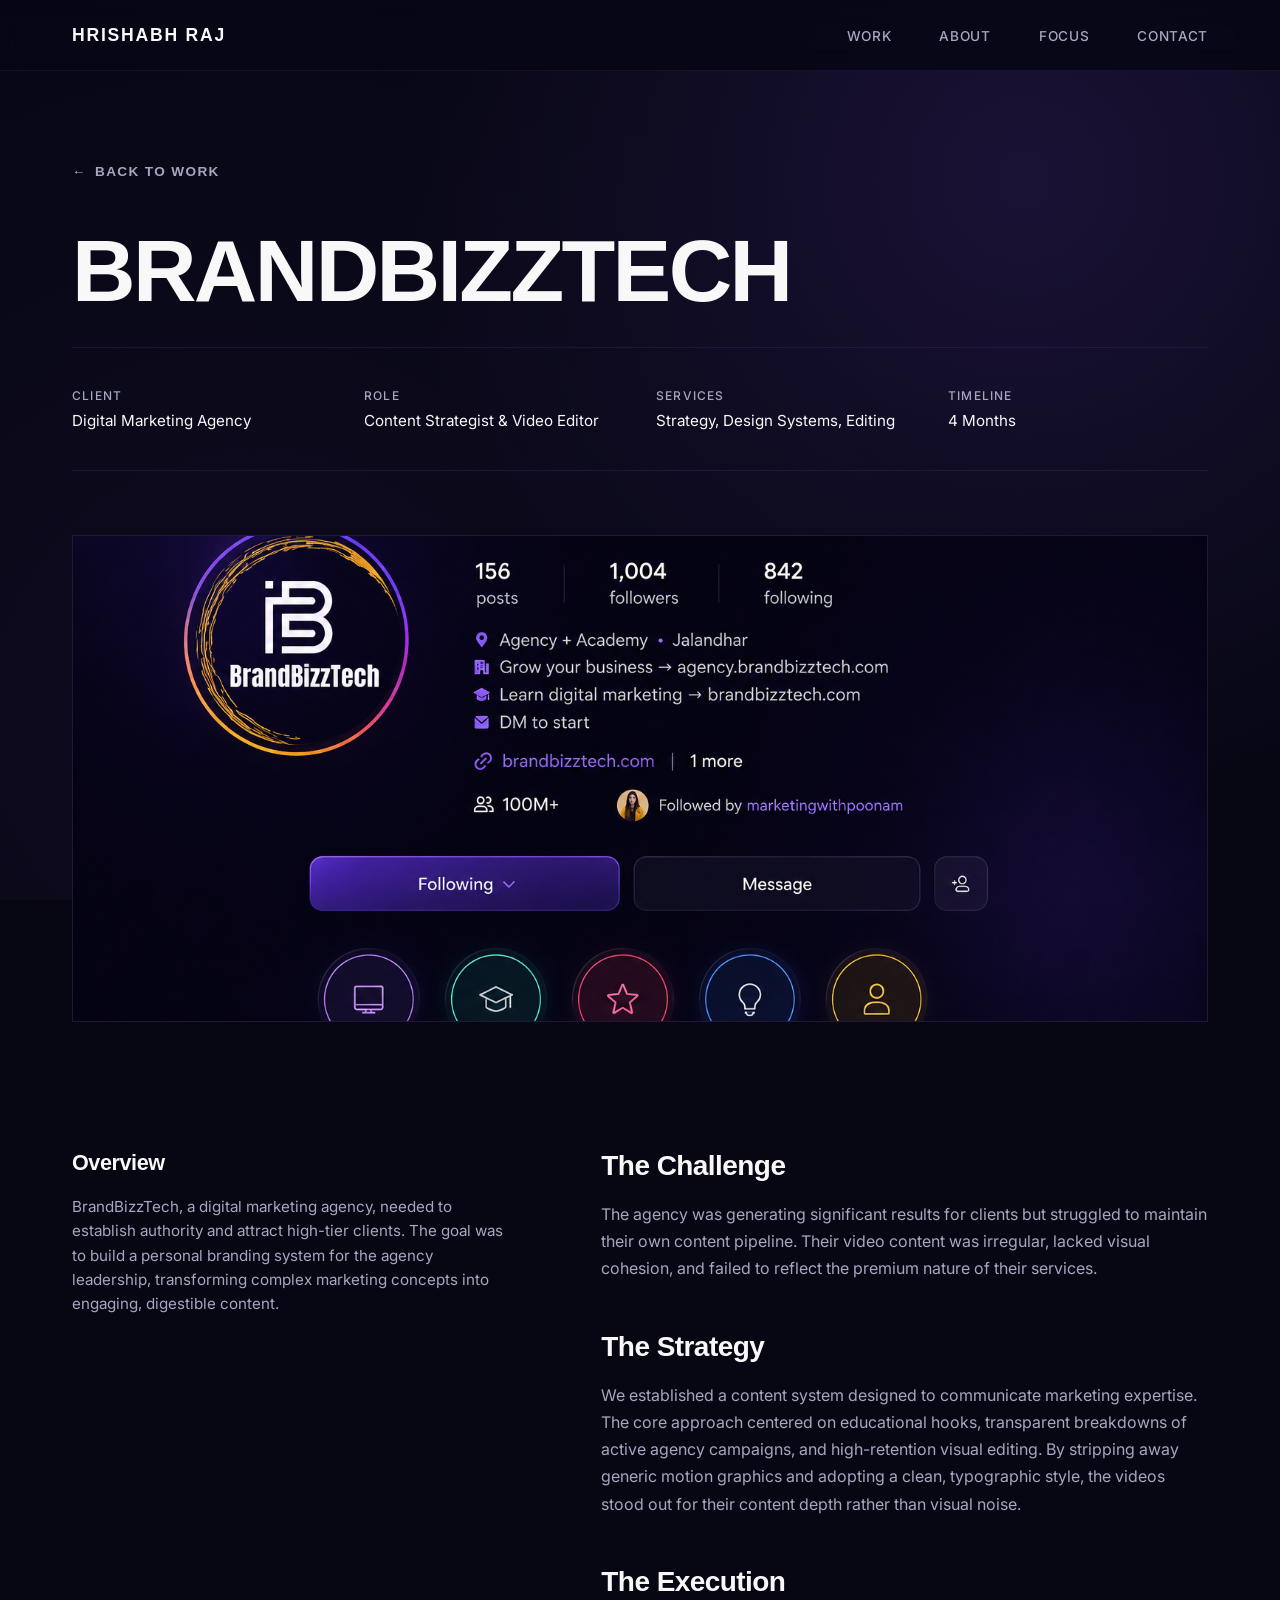
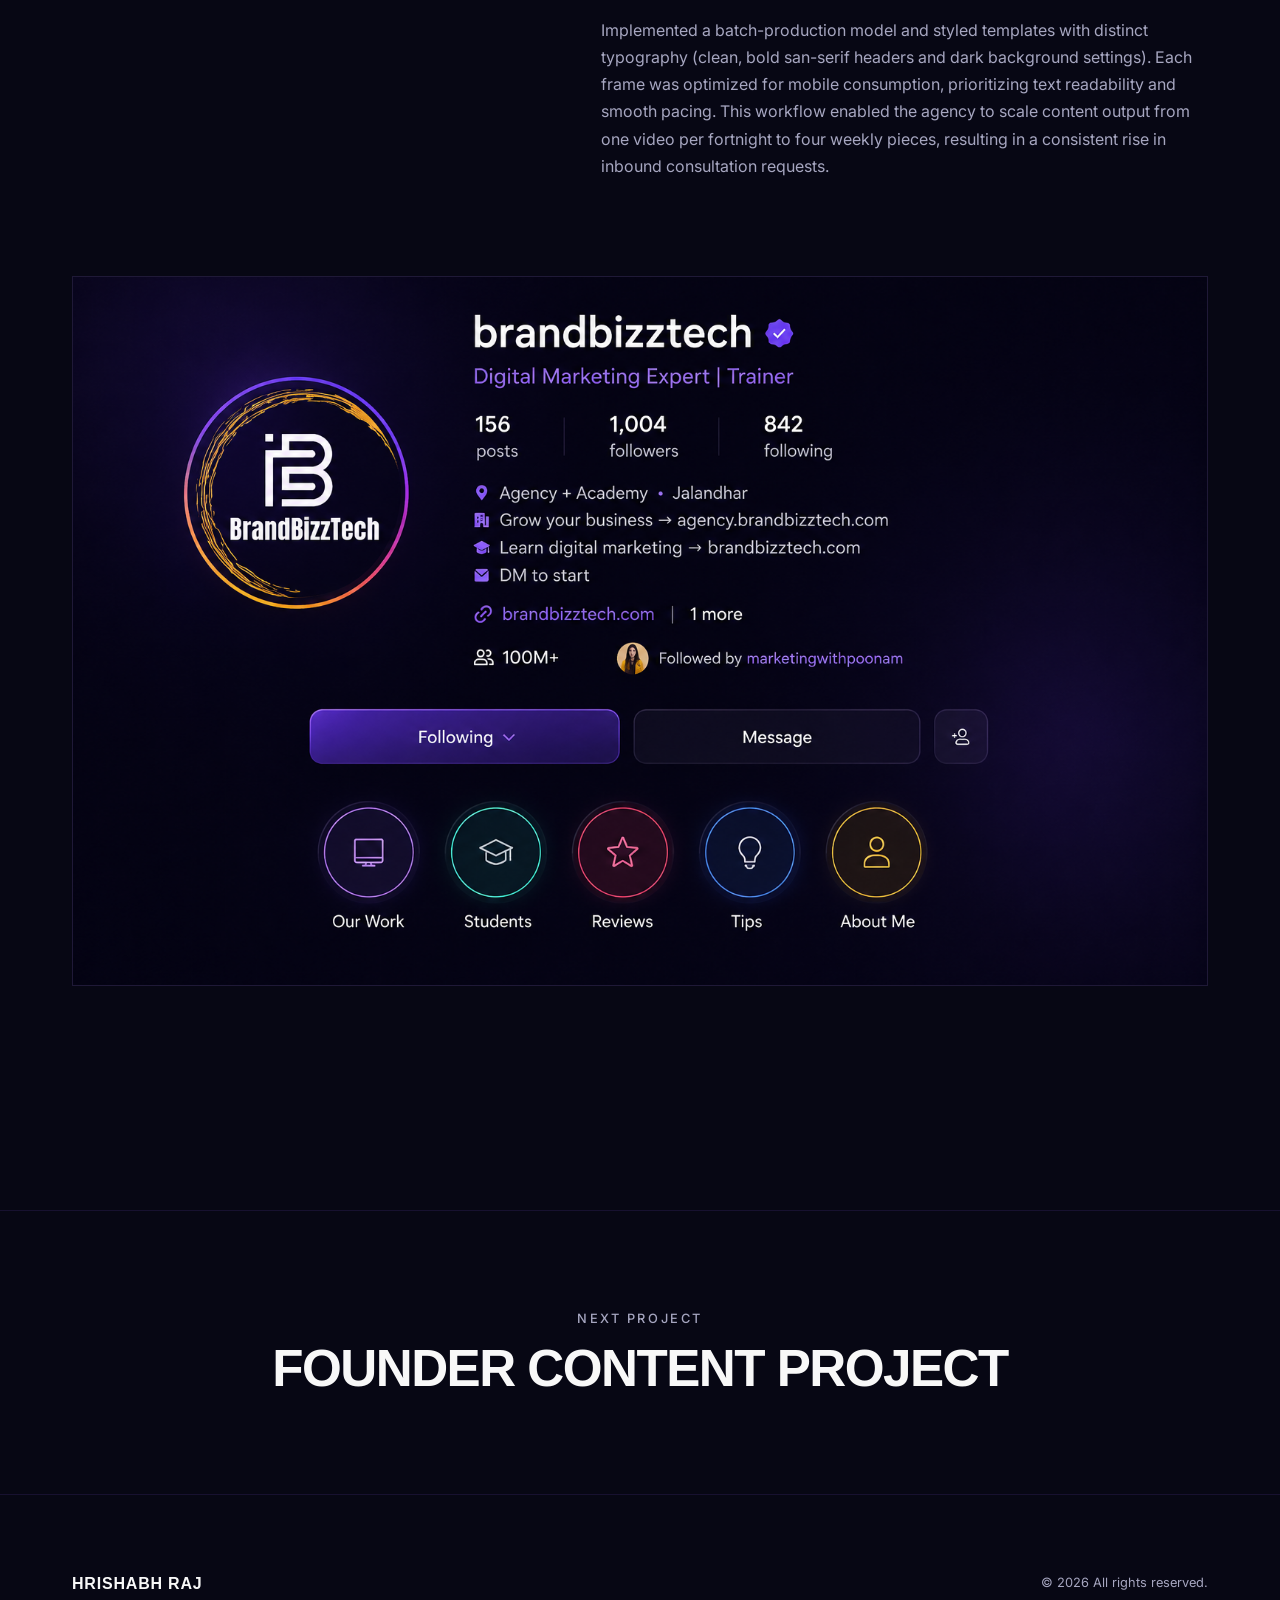
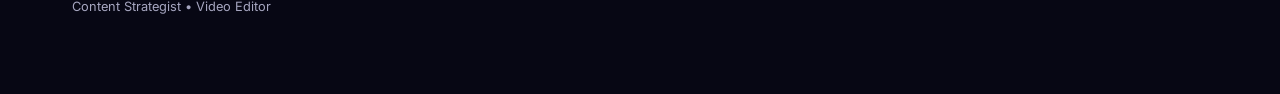
<file: brandbizztech.html>
<!DOCTYPE html>
<html lang="en">
<head>
  <meta charset="UTF-8">
  <meta name="viewport" content="width=device-width, initial-scale=1.0">
  <meta name="description" content="BrandBizzTech — Content Strategy Case Study by Hrishabh Raj. Building scalable content systems for digital agencies.">
  
  <title>BrandBizzTech Case Study — Hrishabh Raj</title>
  
  <link rel="icon" type="image/png" href="assets/favicon.png">
  <link rel="stylesheet" href="style.css">
</head>
<body>

  <!-- STICKY NAVIGATION -->
  <header id="main-header" class="scrolled">
    <div class="container nav-container">
      <a href="index.html" class="logo" id="nav-logo">Hrishabh Raj</a>
      <nav>
        <ul class="nav-links">
          <li><a href="index.html#work" class="nav-link" id="link-work">Work</a></li>
          <li><a href="index.html#about" class="nav-link" id="link-about">About</a></li>
          <li><a href="index.html#focus" class="nav-link" id="link-focus">Focus</a></li>
          <li><a href="index.html#contact" class="nav-link" id="link-contact">Contact</a></li>
        </ul>
      </nav>
    </div>
  </header>

  <!-- MAIN CASE STUDY CONTENT -->
  <main>
    
    <!-- CASE STUDY HERO -->
    <section class="detail-hero">
      <div class="container">
        <a href="index.html#work" class="back-link" id="btn-back-work">
          <span>&larr;</span> Back to Work
        </a>
        <h1 class="detail-title fade-up-element">BrandBizzTech</h1>
        
        <!-- Metadata -->
        <div class="detail-meta-grid fade-up-element delay-1">
          <div class="meta-item">
            <span class="meta-label">Client</span>
            <span class="meta-value">Digital Marketing Agency</span>
          </div>
          <div class="meta-item">
            <span class="meta-label">Role</span>
            <span class="meta-value">Content Strategist &amp; Video Editor</span>
          </div>
          <div class="meta-item">
            <span class="meta-label">Services</span>
            <span class="meta-value">Strategy, Design Systems, Editing</span>
          </div>
          <div class="meta-item">
            <span class="meta-label">Timeline</span>
            <span class="meta-value">4 Months</span>
          </div>
        </div>

        <!-- Banner -->
        <div class="detail-banner fade-up-element delay-2">
          <img src="assets/brandbizztech.png" alt="BrandBizzTech Content Strategy Project Banner">
        </div>
      </div>
    </section>

    <!-- CASE STUDY DETAILS -->
    <section class="detail-content-section" style="padding-top: 0;">
      <div class="container">
        <div class="detail-content">
          
          <!-- Left Column: Summary -->
          <div class="detail-sidebar fade-up-element">
            <h3>Overview</h3>
            <p>
              BrandBizzTech, a digital marketing agency, needed to establish authority and attract high-tier clients. The goal was to build a personal branding system for the agency leadership, transforming complex marketing concepts into engaging, digestible content.
            </p>
          </div>

          <!-- Right Column: Narrative -->
          <div class="detail-body fade-up-element delay-1">
            <div class="body-section">
              <h2>The Challenge</h2>
              <p>
                The agency was generating significant results for clients but struggled to maintain their own content pipeline. Their video content was irregular, lacked visual cohesion, and failed to reflect the premium nature of their services.
              </p>
            </div>
            
            <div class="body-section">
              <h2>The Strategy</h2>
              <p>
                We established a content system designed to communicate marketing expertise. The core approach centered on educational hooks, transparent breakdowns of active agency campaigns, and high-retention visual editing. By stripping away generic motion graphics and adopting a clean, typographic style, the videos stood out for their content depth rather than visual noise.
              </p>
            </div>

            <div class="body-section">
              <h2>The Execution</h2>
              <p>
                Implemented a batch-production model and styled templates with distinct typography (clean, bold san-serif headers and dark background settings). Each frame was optimized for mobile consumption, prioritizing text readability and smooth pacing. This workflow enabled the agency to scale content output from one video per fortnight to four weekly pieces, resulting in a consistent rise in inbound consultation requests.
              </p>
            </div>
          </div>

        </div>

        <!-- Gallery / Asset Displays -->
        <div class="detail-gallery fade-up-element">
          <div class="gallery-img">
            <img src="assets/brandbizztech.png" alt="BrandBizzTech Content Layout Presentation">
          </div>
        </div>
      </div>
    </section>

    <!-- NEXT PROJECT SECTION -->
    <section class="next-project-section">
      <div class="container">
        <a href="founder-content.html" class="next-project-link" id="btn-next-founder">
          <span class="next-project-label">Next Project</span>
          <h3 class="next-project-title">Founder Content Project</h3>
        </a>
      </div>
    </section>

  </main>

  <!-- FOOTER -->
  <footer>
    <div class="container footer-container">
      <div class="footer-brand">
        <span class="footer-logo">Hrishabh Raj</span>
        <span class="footer-subtitle">Content Strategist &bull; Video Editor</span>
      </div>
      <span class="footer-copy">&copy; 2026 All rights reserved.</span>
    </div>
  </footer>

  <script src="app.js"></script>
</body>
</html>
</file>
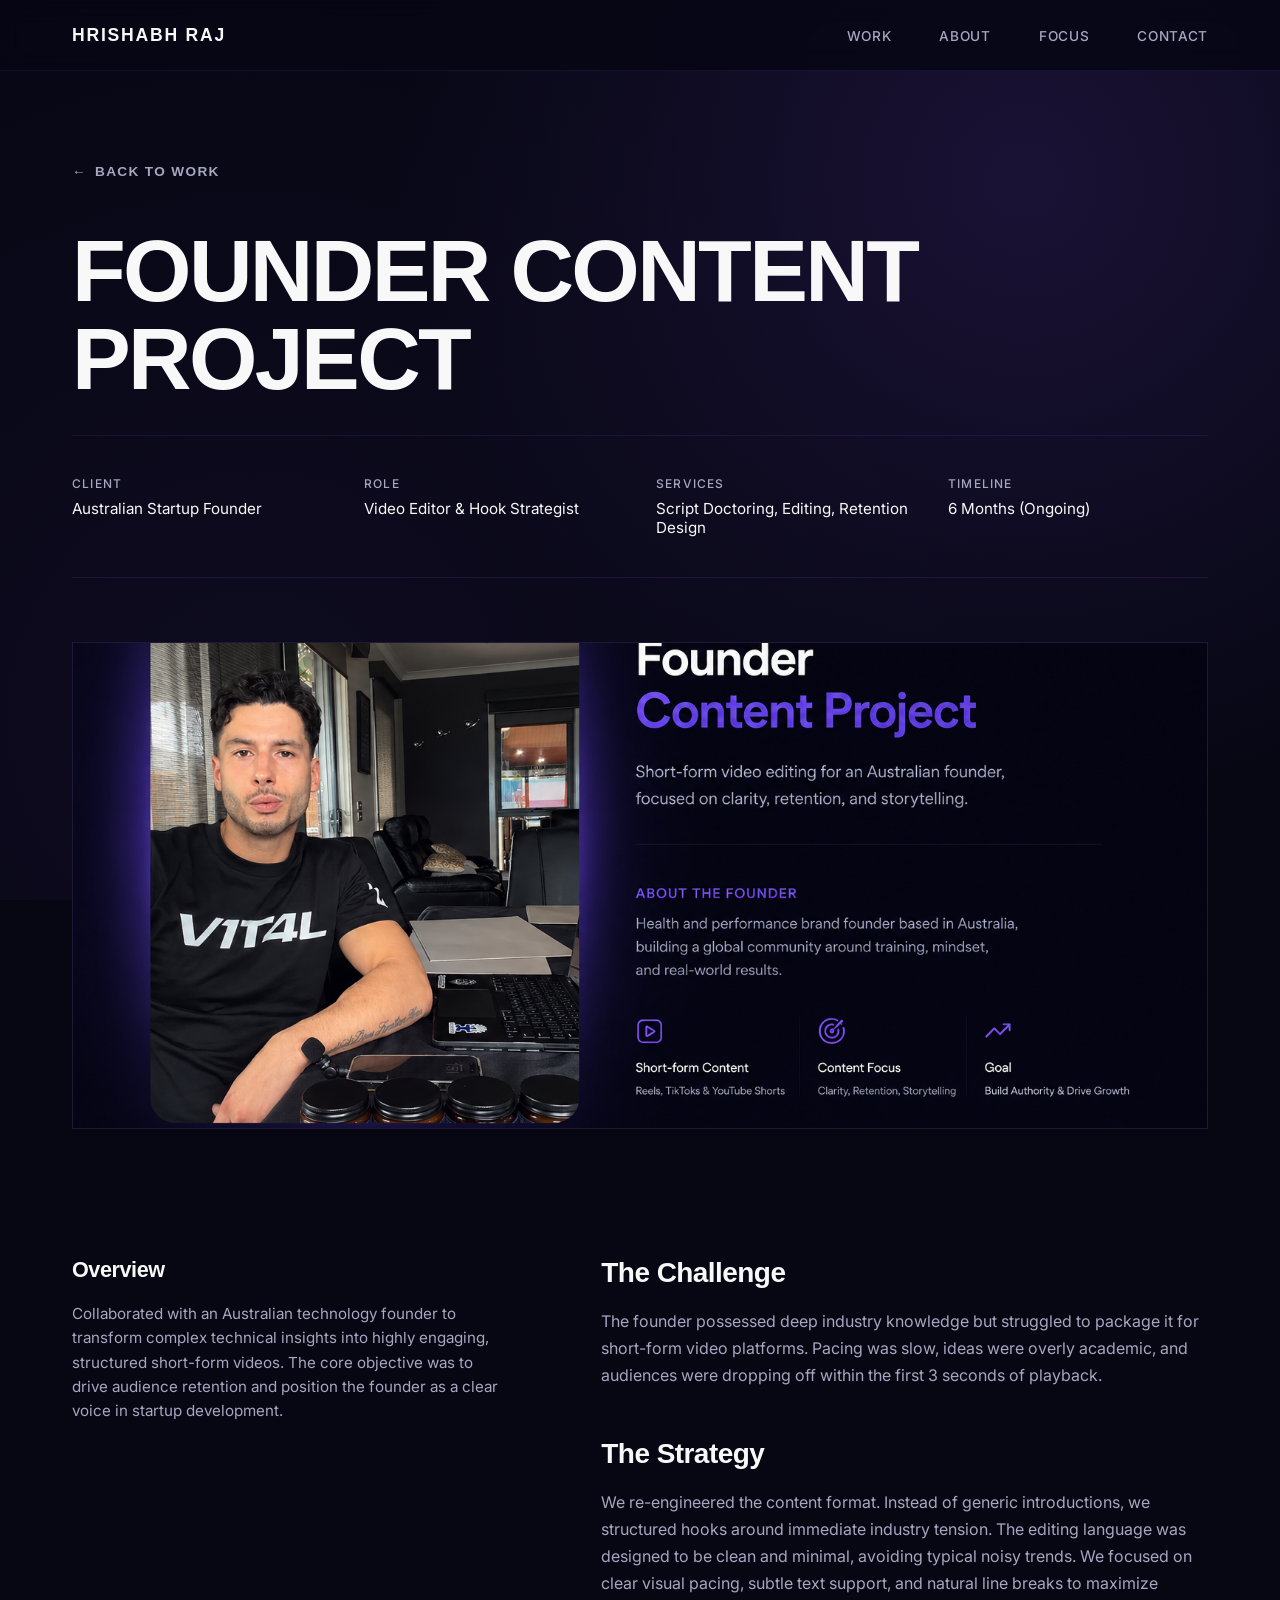
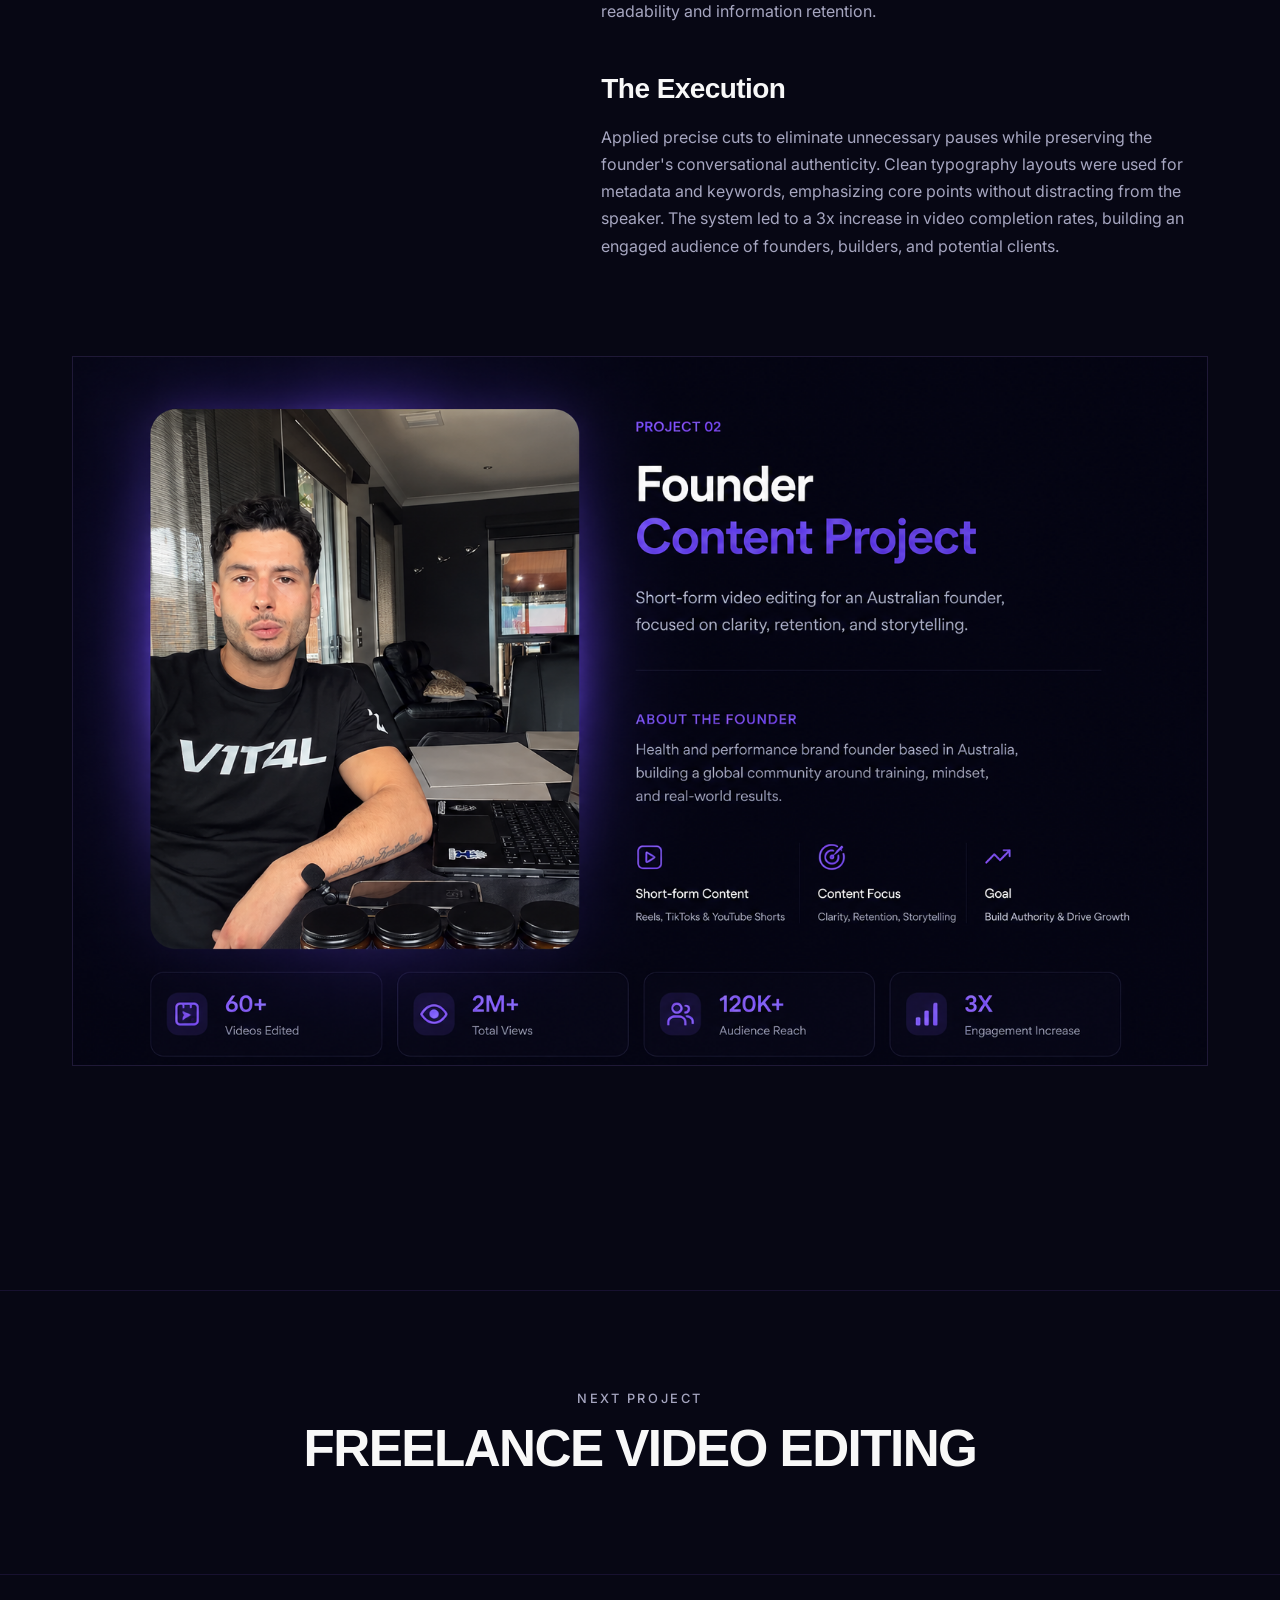
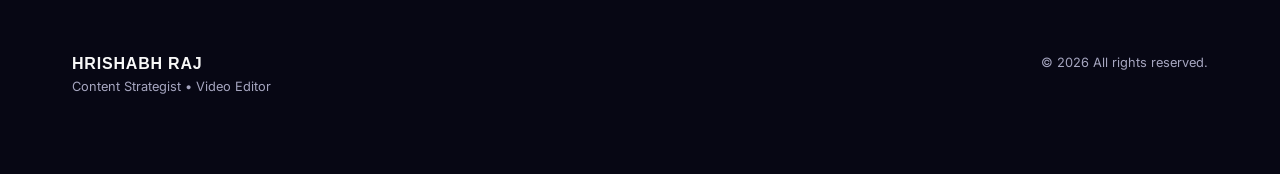
<file: founder-content.html>
<!DOCTYPE html>
<html lang="en">

<head>
  <meta charset="UTF-8">
  <meta name="viewport" content="width=device-width, initial-scale=1.0">
  <meta name="description"
    content="Founder Content Project — Short-form Video Case Study by Hrishabh Raj. High-retention video editing for founders.">

  <title>Founder Content Project Case Study — Hrishabh Raj</title>

  <link rel="icon" type="image/png" href="assets/favicon.png">
  <link rel="stylesheet" href="style.css">
</head>

<body>

  <!-- STICKY NAVIGATION -->
  <header id="main-header" class="scrolled">
    <div class="container nav-container">
      <a href="index.html" class="logo" id="nav-logo">Hrishabh Raj</a>
      <nav>
        <ul class="nav-links">
          <li><a href="index.html#work" class="nav-link" id="link-work">Work</a></li>
          <li><a href="index.html#about" class="nav-link" id="link-about">About</a></li>
          <li><a href="index.html#focus" class="nav-link" id="link-focus">Focus</a></li>
          <li><a href="index.html#contact" class="nav-link" id="link-contact">Contact</a></li>
        </ul>
      </nav>
    </div>
  </header>

  <!-- MAIN CASE STUDY CONTENT -->
  <main>

    <!-- CASE STUDY HERO -->
    <section class="detail-hero">
      <div class="container">
        <a href="index.html#work" class="back-link" id="btn-back-work">
          <span>&larr;</span> Back to Work
        </a>
        <h1 class="detail-title fade-up-element">Founder Content Project</h1>

        <!-- Metadata -->
        <div class="detail-meta-grid fade-up-element delay-1">
          <div class="meta-item">
            <span class="meta-label">Client</span>
            <span class="meta-value">Australian Startup Founder</span>
          </div>
          <div class="meta-item">
            <span class="meta-label">Role</span>
            <span class="meta-value">Video Editor &amp; Hook Strategist</span>
          </div>
          <div class="meta-item">
            <span class="meta-label">Services</span>
            <span class="meta-value">Script Doctoring, Editing, Retention Design</span>
          </div>
          <div class="meta-item">
            <span class="meta-label">Timeline</span>
            <span class="meta-value">6 Months (Ongoing)</span>
          </div>
        </div>

        <!-- Banner -->
        <div class="detail-banner fade-up-element delay-2">
          <img src="assets/founder.png" alt="Founder Content Project Video Editing Banner">
        </div>
      </div>
    </section>

    <!-- CASE STUDY DETAILS -->
    <section class="detail-content-section" style="padding-top: 0;">
      <div class="container">
        <div class="detail-content">

          <!-- Left Column: Summary -->
          <div class="detail-sidebar fade-up-element">
            <h3>Overview</h3>
            <p>
              Collaborated with an Australian technology founder to transform complex technical insights into highly
              engaging, structured short-form videos. The core objective was to drive audience retention and position
              the founder as a clear voice in startup development.
            </p>
          </div>

          <!-- Right Column: Narrative -->
          <div class="detail-body fade-up-element delay-1">
            <div class="body-section">
              <h2>The Challenge</h2>
              <p>
                The founder possessed deep industry knowledge but struggled to package it for short-form video
                platforms. Pacing was slow, ideas were overly academic, and audiences were dropping off within the first
                3 seconds of playback.
              </p>
            </div>

            <div class="body-section">
              <h2>The Strategy</h2>
              <p>
                We re-engineered the content format. Instead of generic introductions, we structured hooks around
                immediate industry tension. The editing language was designed to be clean and minimal, avoiding typical
                noisy trends. We focused on clear visual pacing, subtle text support, and natural line breaks to
                maximize readability and information retention.
              </p>
            </div>

            <div class="body-section">
              <h2>The Execution</h2>
              <p>
                Applied precise cuts to eliminate unnecessary pauses while preserving the founder's conversational
                authenticity. Clean typography layouts were used for metadata and keywords, emphasizing core points
                without distracting from the speaker. The system led to a 3x increase in video completion rates,
                building an engaged audience of founders, builders, and potential clients.
              </p>
            </div>
          </div>

        </div>

        <!-- Gallery / Asset Displays -->
        <div class="detail-gallery fade-up-element">
          <div class="gallery-img">
            <img src="assets/founder.png" alt="Founder Content Project Timeline Editor Detail">
          </div>
        </div>
      </div>
    </section>

    <!-- NEXT PROJECT SECTION -->
    <section class="next-project-section">
      <div class="container">
        <a href="freelance-video.html" class="next-project-link" id="btn-next-freelance">
          <span class="next-project-label">Next Project</span>
          <h3 class="next-project-title">Freelance Video Editing</h3>
        </a>
      </div>
    </section>

  </main>

  <!-- FOOTER -->
  <footer>
    <div class="container footer-container">
      <div class="footer-brand">
        <span class="footer-logo">Hrishabh Raj</span>
        <span class="footer-subtitle">Content Strategist &bull; Video Editor</span>
      </div>
      <span class="footer-copy">&copy; 2026 All rights reserved.</span>
    </div>
  </footer>

  <script src="app.js"></script>
</body>

</html>
</file>
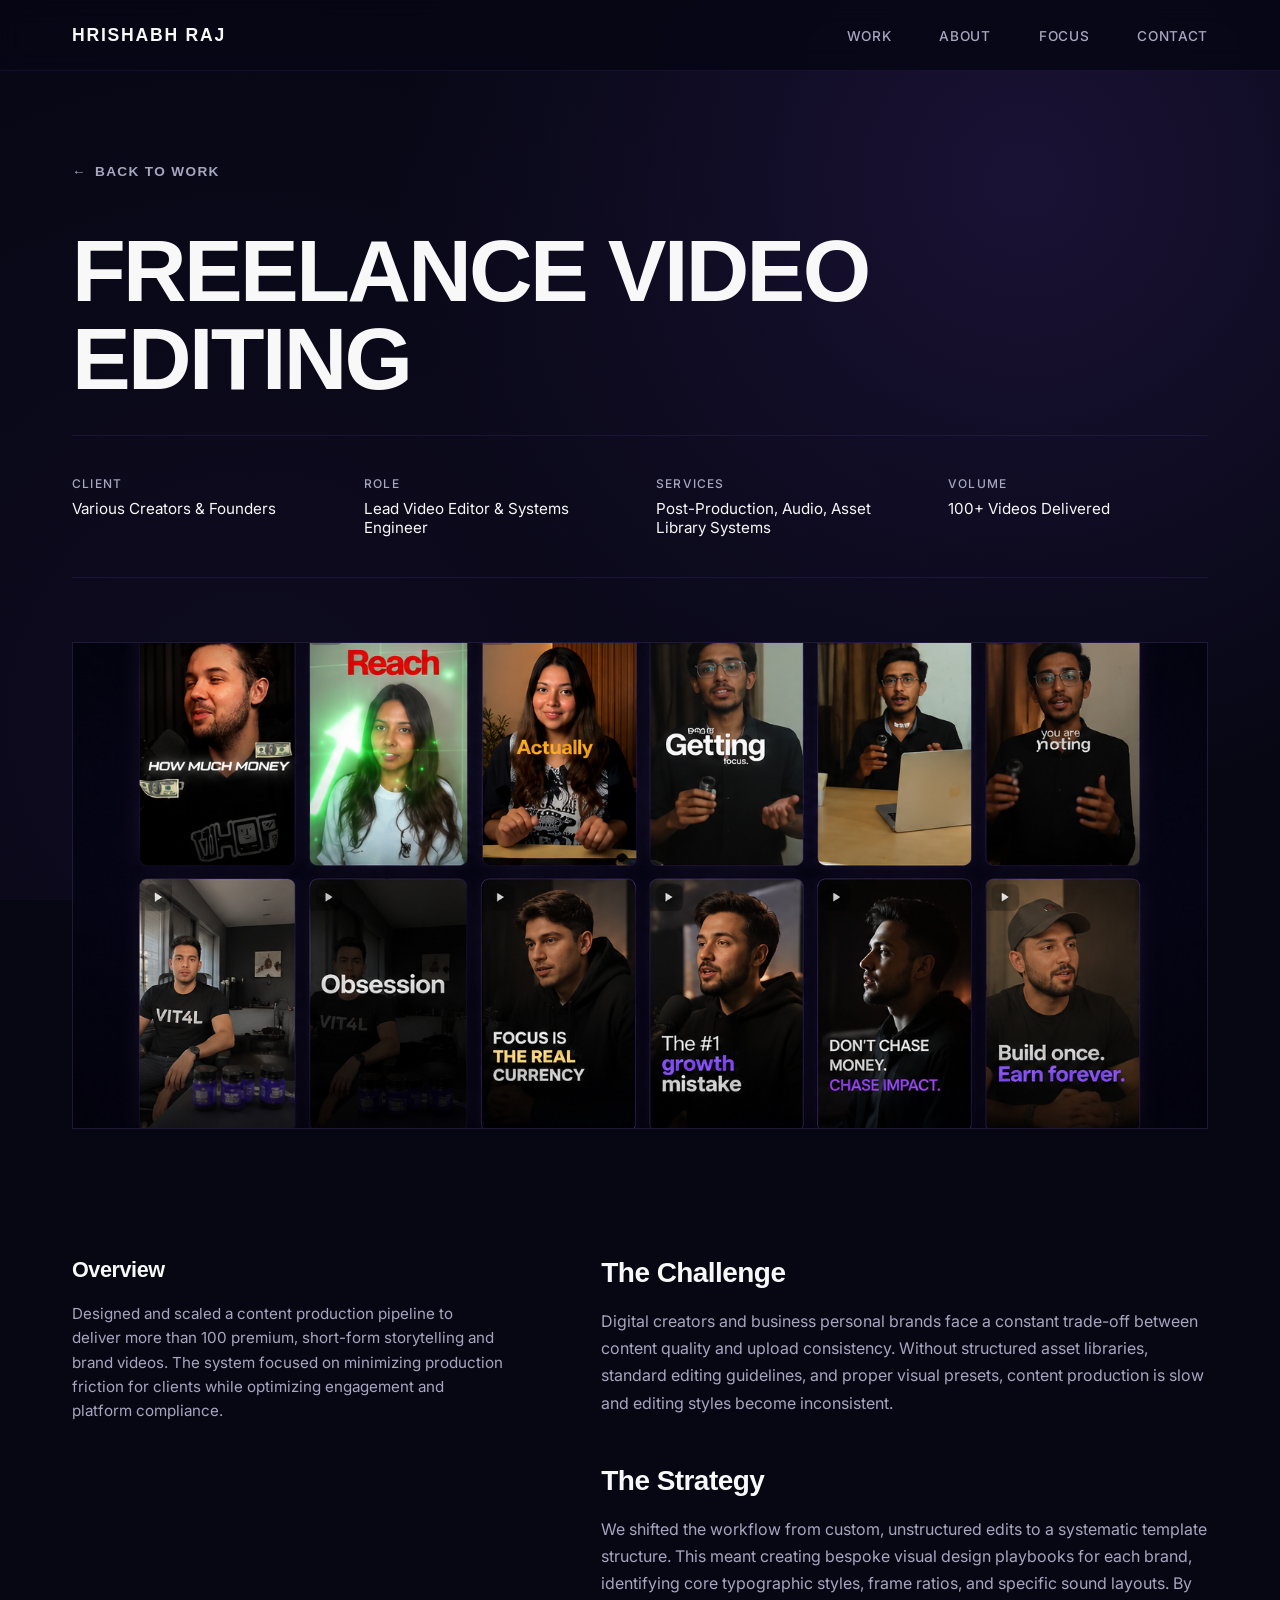
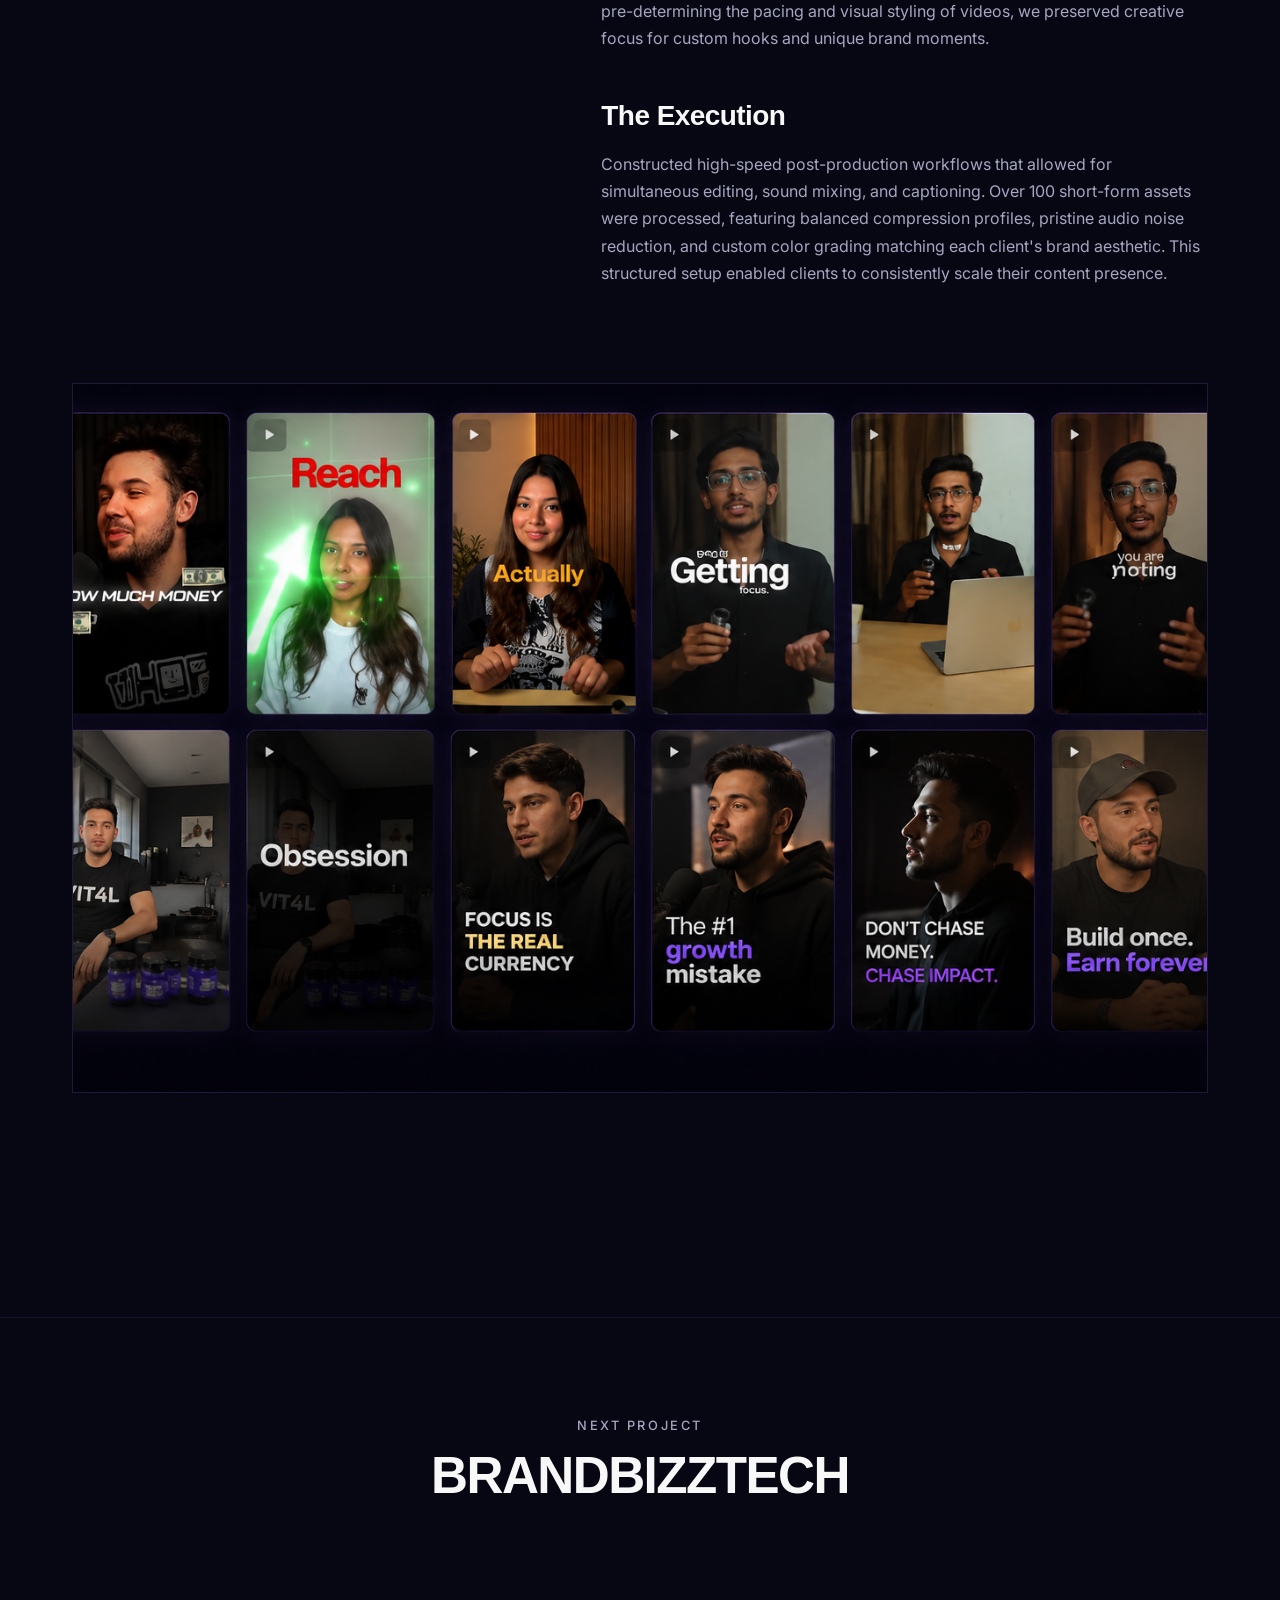
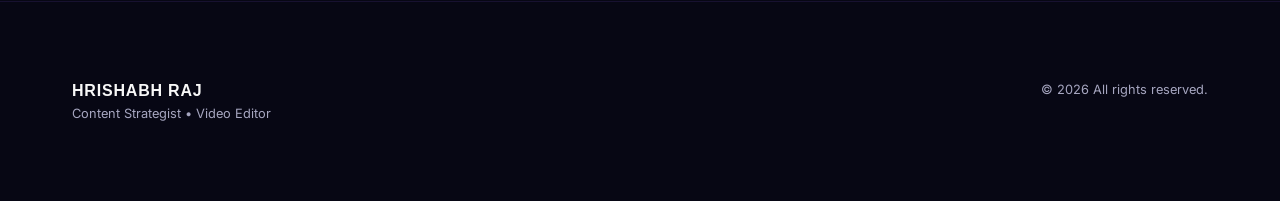
<file: freelance-video.html>
<!DOCTYPE html>
<html lang="en">

<head>
  <meta charset="UTF-8">
  <meta name="viewport" content="width=device-width, initial-scale=1.0">
  <meta name="description"
    content="Freelance Video Editing — High Volume Content Production Case Study by Hrishabh Raj. Systems for digital creators.">

  <title>Freelance Video Editing Case Study — Hrishabh Raj</title>

  <link rel="icon" type="image/png" href="assets/favicon.png">
  <link rel="stylesheet" href="style.css">
</head>

<body>

  <!-- STICKY NAVIGATION -->
  <header id="main-header" class="scrolled">
    <div class="container nav-container">
      <a href="index.html" class="logo" id="nav-logo">Hrishabh Raj</a>
      <nav>
        <ul class="nav-links">
          <li><a href="index.html#work" class="nav-link" id="link-work">Work</a></li>
          <li><a href="index.html#about" class="nav-link" id="link-about">About</a></li>
          <li><a href="index.html#focus" class="nav-link" id="link-focus">Focus</a></li>
          <li><a href="index.html#contact" class="nav-link" id="link-contact">Contact</a></li>
        </ul>
      </nav>
    </div>
  </header>

  <!-- MAIN CASE STUDY CONTENT -->
  <main>

    <!-- CASE STUDY HERO -->
    <section class="detail-hero">
      <div class="container">
        <a href="index.html#work" class="back-link" id="btn-back-work">
          <span>&larr;</span> Back to Work
        </a>
        <h1 class="detail-title fade-up-element">Freelance Video Editing</h1>

        <!-- Metadata -->
        <div class="detail-meta-grid fade-up-element delay-1">
          <div class="meta-item">
            <span class="meta-label">Client</span>
            <span class="meta-value">Various Creators &amp; Founders</span>
          </div>
          <div class="meta-item">
            <span class="meta-label">Role</span>
            <span class="meta-value">Lead Video Editor &amp; Systems Engineer</span>
          </div>
          <div class="meta-item">
            <span class="meta-label">Services</span>
            <span class="meta-value">Post-Production, Audio, Asset Library Systems</span>
          </div>
          <div class="meta-item">
            <span class="meta-label">Volume</span>
            <span class="meta-value">100+ Videos Delivered</span>
          </div>
        </div>

        <!-- Banner -->
        <div class="detail-banner fade-up-element delay-2">
          <img src="assets/project3.png" alt="Freelance Video Editing Production System Banner">
        </div>
      </div>
    </section>

    <!-- CASE STUDY DETAILS -->
    <section class="detail-content-section" style="padding-top: 0;">
      <div class="container">
        <div class="detail-content">

          <!-- Left Column: Summary -->
          <div class="detail-sidebar fade-up-element">
            <h3>Overview</h3>
            <p>
              Designed and scaled a content production pipeline to deliver more than 100 premium, short-form
              storytelling and brand videos. The system focused on minimizing production friction for clients while
              optimizing engagement and platform compliance.
            </p>
          </div>

          <!-- Right Column: Narrative -->
          <div class="detail-body fade-up-element delay-1">
            <div class="body-section">
              <h2>The Challenge</h2>
              <p>
                Digital creators and business personal brands face a constant trade-off between content quality and
                upload consistency. Without structured asset libraries, standard editing guidelines, and proper visual
                presets, content production is slow and editing styles become inconsistent.
              </p>
            </div>

            <div class="body-section">
              <h2>The Strategy</h2>
              <p>
                We shifted the workflow from custom, unstructured edits to a systematic template structure. This meant
                creating bespoke visual design playbooks for each brand, identifying core typographic styles, frame
                ratios, and specific sound layouts. By pre-determining the pacing and visual styling of videos, we
                preserved creative focus for custom hooks and unique brand moments.
              </p>
            </div>

            <div class="body-section">
              <h2>The Execution</h2>
              <p>
                Constructed high-speed post-production workflows that allowed for simultaneous editing, sound mixing,
                and captioning. Over 100 short-form assets were processed, featuring balanced compression profiles,
                pristine audio noise reduction, and custom color grading matching each client's brand aesthetic. This
                structured setup enabled clients to consistently scale their content presence.
              </p>
            </div>
          </div>

        </div>

        <!-- Gallery / Asset Displays -->
        <div class="detail-gallery fade-up-element">
          <div class="gallery-img">
            <img src="assets/project3.png" alt="Freelance Video Editing Grid Production Detail">
          </div>
        </div>
      </div>
    </section>

    <!-- NEXT PROJECT SECTION -->
    <section class="next-project-section">
      <div class="container">
        <a href="brandbizztech.html" class="next-project-link" id="btn-next-brandbizz">
          <span class="next-project-label">Next Project</span>
          <h3 class="next-project-title">BrandBizzTech</h3>
        </a>
      </div>
    </section>

  </main>

  <!-- FOOTER -->
  <footer>
    <div class="container footer-container">
      <div class="footer-brand">
        <span class="footer-logo">Hrishabh Raj</span>
        <span class="footer-subtitle">Content Strategist &bull; Video Editor</span>
      </div>
      <span class="footer-copy">&copy; 2026 All rights reserved.</span>
    </div>
  </footer>

  <script src="app.js"></script>
</body>

</html>
</file>
<file: style.css>
@import url('https://api.fontshare.com/v2/css?f[]=general-sans@300,400,500,600,700,900&f[]=clash-display@700,900&display=swap');
@import url('https://fonts.googleapis.com/css2?family=Inter:wght@300;400;500;600&family=Cormorant+Garamond:ital,wght@1,400;1,600;1,700&family=Space+Grotesk:wght@500;600;700&display=swap');

/* --- CUSTOM PROPERTIES --- */
:root {
  --bg: #070714;
  --surface: #10101d;
  --text-primary: #f8f8f8;
  --text-secondary: #a6a6c0;
  --accent: #8b5cf6;
  --accent-light: #a78bfa;
  --border: rgba(139, 92, 246, 0.12);

  --font-heading: 'General Sans', -apple-system, BlinkMacSystemFont, "Segoe UI", Roboto, sans-serif;
  --font-body: 'Inter', -apple-system, BlinkMacSystemFont, "Segoe UI", Roboto, sans-serif;

  --transition-smooth: all 450ms cubic-bezier(0.16, 1, 0.3, 1);
  --transition-fast: all 300ms cubic-bezier(0.16, 1, 0.3, 1);
}

/* --- RESET & BASE STYLES --- */
*,
*::before,
*::after {
  box-sizing: border-box;
  margin: 0;
  padding: 0;
}

html {
  scroll-behavior: smooth;
  background-color: var(--bg);
  color: var(--text-primary);
  font-family: var(--font-body);
  -webkit-font-smoothing: antialiased;
  -moz-osx-font-smoothing: grayscale;
}

body {
  overflow-x: hidden;
  position: relative;
  background:
    radial-gradient(circle at 80% 20%, #1A1235 0%, transparent 50%),
    radial-gradient(circle at 20% 80%, #0E0B1F 0%, transparent 60%),
    #070714;
  background-attachment: fixed;
}

a {
  color: inherit;
  text-decoration: none;
}

ul {
  list-style: none;
}

/* --- LAYOUT UTILITIES --- */
.container {
  width: 100%;
  max-width: 1200px;
  margin: 0 auto;
  padding: 0 2rem;
}

section {
  padding: 8rem 0;
  position: relative;
}

.section-header {
  margin-bottom: 4rem;
}

.section-title {
  font-family: var(--font-heading);
  font-size: clamp(2.5rem, 5vw, 4rem);
  font-weight: 700;
  letter-spacing: -0.03em;
  text-transform: uppercase;
  color: var(--text-primary);
  line-height: 1.1;
}

.section-subtitle {
  font-family: var(--font-heading);
  font-size: 0.85rem;
  font-weight: 500;
  letter-spacing: 0.2em;
  text-transform: uppercase;
  color: var(--text-secondary);
  margin-bottom: 1rem;
}

/* --- STICKY NAVIGATION --- */
header {
  position: fixed;
  top: 0;
  left: 0;
  width: 100%;
  z-index: 100;
  border-bottom: 1px solid transparent;
  background-color: transparent;
  transition: var(--transition-smooth);
}

header.scrolled {
  background-color: rgba(7, 7, 20, 0.85);
  backdrop-filter: blur(12px);
  -webkit-backdrop-filter: blur(12px);
  border-bottom: 1px solid var(--border);
}

.nav-container {
  display: flex;
  justify-content: space-between;
  align-items: center;
  height: 90px;
  transition: var(--transition-smooth);
}

header.scrolled .nav-container {
  height: 70px;
}

.logo {
  font-family: var(--font-heading);
  font-weight: 700;
  font-size: 1.1rem;
  letter-spacing: 0.1em;
  text-transform: uppercase;
  color: var(--text-primary);
}

.nav-links {
  display: flex;
  gap: 3rem;
}

.nav-link {
  font-family: var(--font-body);
  font-size: 0.85rem;
  font-weight: 500;
  color: var(--text-secondary);
  letter-spacing: 0.05em;
  text-transform: uppercase;
  transition: var(--transition-fast);
  position: relative;
  padding: 0.5rem 0;
}

.nav-link::after {
  content: '';
  position: absolute;
  bottom: 0;
  left: 0;
  width: 100%;
  height: 1px;
  background-color: var(--accent);
  transform: scaleX(0);
  transform-origin: right;
  transition: transform 400ms cubic-bezier(0.16, 1, 0.3, 1);
}

.nav-link:hover {
  color: var(--text-primary);
}

.nav-link:hover::after {
  transform: scaleX(1);
  transform-origin: left;
}

/* --- HERO SECTION --- */
.hero {
  min-height: 100vh;
  display: flex;
  align-items: center;
  position: relative;
  padding-top: 110px;
  padding-bottom: 4rem;
  overflow: hidden;
}

.hero-container {
  display: grid;
  grid-template-columns: 1.22fr 0.98fr;
  /* 55% / 45% proportions */
  align-items: center;
  /* Center vertically to match mockup layout */
  gap: 4rem;
  width: 100%;
}

.hero-left {
  max-width: 100%;
  display: flex;
  flex-direction: column;
  align-items: flex-start;
}

.hero-brand {
  display: flex;
  flex-direction: column;
  gap: 0.5rem;
  margin-bottom: 1.5rem;
}

.hero-name {
  font-family: var(--font-heading);
  font-size: clamp(1.5rem, 3.2vw, 2.2rem);
  /* Reduced to establish correct visual hierarchy */
  font-weight: 900;
  letter-spacing: -0.03em;
  line-height: 1;
  text-transform: uppercase;
  color: var(--text-primary);
  margin-bottom: 0.75rem;
  white-space: nowrap;
  /* Keep on a single line */
}

.hero-role {
  font-family: var(--font-heading);
  font-size: clamp(0.95rem, 2vw, 1.25rem);
  font-weight: 500;
  letter-spacing: 0.15em;
  text-transform: uppercase;
  color: var(--accent-light);
  display: block;
}

.hero-divider {
  width: 50px;
  height: 3px;
  background-color: var(--accent);
  margin-top: 1.5rem;
  margin-bottom: 2rem;
}

.hero-headline {
  font-family: var(--font-heading);
  font-size: clamp(2rem, 4.5vw, 3.1rem);
  /* Primary visual focus, fits on two lines */
  font-weight: 900;
  letter-spacing: -0.03em;
  line-height: 1.1;
  color: var(--text-primary);
  text-transform: none;
  margin-bottom: 1.5rem;
  max-width: 28ch;
  /* Ensure lines fit without intermediate wrapping */
}

.hero-description {
  font-family: var(--font-body);
  font-size: clamp(0.95rem, 1.5vw, 1.1rem);
  line-height: 1.6;
  color: var(--text-secondary);
  max-width: 580px;
  /* Constrains text width to 550-600px */
  margin-bottom: 2.5rem;
}

.hero-scroll-indicator {
  font-family: var(--font-heading);
  font-size: 0.85rem;
  font-weight: 700;
  letter-spacing: 0.15em;
  text-transform: uppercase;
  color: var(--accent-light);
  display: inline-flex;
  align-items: center;
  gap: 0.5rem;
  transition: var(--transition-fast);
}

.hero-scroll-indicator:hover {
  color: var(--text-primary);
  transform: translateY(2px);
}

.hero-scroll-indicator span {
  display: inline-block;
  margin-top: 0.2rem;
  animation: bounce 2s infinite;
}

.hero-right {
  position: relative;
  width: 100%;
  display: flex;
  justify-content: flex-end;
  /* Align portrait to the right edge */
  align-items: flex-end;
  /* Align container to bottom of grid row */
  align-self: stretch;
  /* Stretch to full height of grid row */
  margin-bottom: -4rem;
  /* Extend portrait to the absolute bottom of the hero section */
}

.hero-portrait-container {
  position: relative;
  width: 100%;
  max-width: 520px;
  /* Occupies 40% - 45% container width */
  aspect-ratio: 444 / 562;
  display: flex;
  align-items: flex-end;
  /* Bottom alignment for the image inside container */
}

.hero-portrait-img {
  width: 100%;
  height: 100%;
  object-fit: contain;
  display: block;
  filter: drop-shadow(0 20px 40px rgba(0, 0, 0, 0.6));
}

.hero-portrait-glow {
  position: absolute;
  top: 50%;
  left: 50%;
  transform: translate(-50%, -50%);
  width: 140%;
  /* Bleeds wider to match mockup edge gradient */
  height: 140%;
  background: radial-gradient(circle,
      rgba(139, 92, 246, 0.45) 0%,
      rgba(109, 40, 217, 0.22) 35%,
      rgba(139, 92, 246, 0.04) 65%,
      transparent 80%);
  filter: blur(55px);
  z-index: -1;
  pointer-events: none;
}

/* --- SELECTED WORK --- */
.work-grid {
  display: flex;
  flex-direction: column;
  gap: 6rem;
}

.project-card {
  display: grid;
  grid-template-columns: 1fr 1.1fr;
  gap: 5rem;
  align-items: center;
  cursor: pointer;
  padding: 4rem 2rem;
  border: 1px solid var(--border);
  background-color: var(--surface);
  position: relative;
  transition: var(--transition-smooth);
}

/* Accent top line */
.project-card::before {
  content: '';
  position: absolute;
  top: -1px;
  left: 0;
  width: 0%;
  height: 2px;
  background-color: var(--accent);
  transition: width 400ms cubic-bezier(0.16, 1, 0.3, 1);
  z-index: 2;
}

.project-card:hover::before {
  width: 100%;
}

/* Hover Elevation */
.project-card:hover {
  transform: translateY(-8px);
  box-shadow: 0 20px 40px rgba(0, 0, 0, 0.3);
  border-color: rgba(99, 102, 241, 0.25);
}

.project-card:nth-child(even) {
  grid-template-columns: 1.1fr 1fr;
}

.project-card:nth-child(even) .project-info {
  order: 2;
}

.project-card:nth-child(even) .project-media {
  order: 1;
}

.project-info {
  display: flex;
  flex-direction: column;
}

.project-num {
  font-family: var(--font-heading);
  font-size: 1.2rem;
  font-weight: 700;
  color: var(--accent);
  margin-bottom: 1rem;
}

.project-title {
  font-family: var(--font-heading);
  font-size: clamp(1.8rem, 3.5vw, 2.5rem);
  font-weight: 700;
  letter-spacing: -0.02em;
  color: var(--text-primary);
  margin-bottom: 1rem;
  transition: var(--transition-fast);
}

.project-tags {
  display: flex;
  flex-wrap: wrap;
  gap: 0.5rem 1rem;
  margin-bottom: 1.5rem;
}

.project-tag {
  font-family: var(--font-body);
  font-size: 0.8rem;
  font-weight: 500;
  color: var(--text-secondary);
  text-transform: uppercase;
  letter-spacing: 0.05em;
  position: relative;
}

.project-tag::after {
  content: '•';
  position: absolute;
  right: -0.75rem;
  color: var(--border);
}

.project-tag:last-child::after {
  content: '';
}

.project-description {
  font-family: var(--font-body);
  font-size: 1rem;
  line-height: 1.6;
  color: var(--text-secondary);
  margin-bottom: 2rem;
  max-width: 44ch;
  transition: var(--transition-fast);
}

.project-action {
  font-family: var(--font-heading);
  font-size: 0.85rem;
  font-weight: 700;
  letter-spacing: 0.1em;
  text-transform: uppercase;
  color: var(--text-primary);
  display: flex;
  align-items: center;
  gap: 0.5rem;
  transition: var(--transition-fast);
}

.project-action span {
  transition: transform 300ms cubic-bezier(0.16, 1, 0.3, 1);
}

.project-media {
  width: 100%;
  aspect-ratio: 16 / 10;
  background-color: var(--bg);
  border: 1px solid var(--border);
  overflow: hidden;
  position: relative;
  transition: var(--transition-smooth);
}

.project-media img {
  width: 100%;
  height: 100%;
  object-fit: cover;
  opacity: 0.8;
  transition: var(--transition-smooth);
  filter: grayscale(10%);
}

/* CARD INNER HOVER COHESION */
.project-card:hover .project-media img {
  transform: scale(1.03);
  opacity: 0.95;
  filter: grayscale(0%);
}

.project-card:hover .project-action {
  color: var(--accent);
}

.project-card:hover .project-action span {
  transform: translateX(5px);
}

/* --- ABOUT SECTION --- */
.about-layout {
  display: grid;
  grid-template-columns: 1.2fr 1fr;
  gap: 6rem;
  align-items: center;
}

.about-text {
  display: flex;
  flex-direction: column;
  gap: 1.5rem;
}

.about-highlight {
  font-family: var(--font-body);
  font-size: clamp(1.2rem, 2.5vw, 1.5rem);
  font-weight: 300;
  line-height: 1.5;
  color: var(--text-primary);
}

.about-paragraphs {
  font-family: var(--font-body);
  font-size: 1rem;
  line-height: 1.7;
  color: var(--text-secondary);
  display: flex;
  flex-direction: column;
  gap: 1.2rem;
}

.about-portrait {
  width: 100%;
  max-width: 400px;
  justify-self: center;
  aspect-ratio: 4 / 5;
  background-color: var(--surface);
  border: 1px solid var(--border);
  overflow: hidden;
  position: relative;
  transition: var(--transition-smooth);
}

.about-portrait img {
  width: 100%;
  height: 100%;
  object-fit: cover;
  filter: none;
  opacity: 1;
  transition: var(--transition-smooth);
}

.about-portrait:hover {
  border-color: var(--accent);
}

.about-portrait:hover img {
  filter: none;
  opacity: 1;
  transform: scale(1.02);
}

/* --- CURRENT FOCUS (EDITORIAL REDESIGN) --- */
.focus-label {
  font-family: var(--font-body);
  font-size: 0.8rem;
  font-weight: 500;
  letter-spacing: 0.3em;
  text-transform: uppercase;
  color: #A78BFA;
  margin-bottom: 1.5rem;
  display: block;
}

.focus-heading {
  font-size: clamp(2.5rem, 7vw, 4.5rem);
  margin-bottom: 6rem;
  line-height: 1.1;
  letter-spacing: -0.02em;
}

.focus-heading-active {
  font-family: 'Clash Display', -apple-system, BlinkMacSystemFont, "Segoe UI", Roboto, sans-serif;
  font-weight: 900;
  color: #FAFAFA;
  text-transform: uppercase;
  display: block;
}

.focus-heading-pursuits {
  font-family: 'Cormorant Garamond', Georgia, serif;
  font-weight: 400;
  font-style: italic;
  color: #A78BFA;
  display: block;
  margin-top: 0.2rem;
}

.focus-timeline {
  position: relative;
  max-width: 900px;
  margin: 0 auto;
  padding: 1rem 0;
}

/* Vertical line */
.focus-timeline::before {
  content: '';
  position: absolute;
  top: 0;
  bottom: 0;
  left: 100px;
  width: 1px;
  background: var(--border);
  z-index: 1;
}

/* Glowing active top segment */
.focus-timeline::after {
  content: '';
  position: absolute;
  top: 0;
  height: 60%;
  left: 100px;
  width: 1px;
  background: linear-gradient(to bottom, var(--accent), var(--accent-light), transparent);
  box-shadow: 0 0 8px rgba(139, 92, 246, 0.5), 0 0 20px rgba(139, 92, 246, 0.2);
  z-index: 1;
}

.focus-timeline-item {
  display: grid;
  grid-template-columns: 80px 40px 1fr;
  align-items: flex-start;
  margin-bottom: 5.5rem;
  position: relative;
}

.focus-timeline-item:last-child {
  margin-bottom: 0;
}

.focus-timeline-num {
  font-family: var(--font-heading);
  font-size: clamp(1.1rem, 2.5vw, 1.4rem);
  font-weight: 700;
  color: var(--accent-light);
  text-align: right;
  padding-right: 1rem;
  line-height: 1.2;
}

.focus-timeline-node {
  grid-column: 2;
  width: 9px;
  height: 9px;
  border-radius: 50%;
  background-color: var(--accent);
  box-shadow: 0 0 8px var(--accent-light);
  justify-self: center;
  margin-top: 0.4rem;
  z-index: 2;
  transition: var(--transition-fast);
}

.focus-timeline-item:hover .focus-timeline-node {
  background-color: var(--accent-light);
  box-shadow: 0 0 16px var(--accent-light), 0 0 30px var(--accent);
  transform: scale(1.6);
}

.focus-timeline-item:hover .focus-timeline-title {
  color: var(--accent-light);
}

.focus-timeline-content {
  display: flex;
  flex-direction: column;
  gap: 0.75rem;
}

.focus-timeline-title {
  font-family: 'Space Grotesk', var(--font-heading);
  font-size: clamp(1.1rem, 2.5vw, 1.35rem);
  font-weight: 600;
  letter-spacing: 0.05em;
  text-transform: uppercase;
  color: var(--text-primary);
  line-height: 1.3;
}

.focus-timeline-body {
  font-family: var(--font-body);
  font-size: 1rem;
  line-height: 1.6;
  color: #A1A1AA;
  max-width: 48ch;
}

/* Subtle glow blob beside the timeline */
.focus-timeline-glow {
  position: absolute;
  top: 30%;
  left: 20px;
  width: 150px;
  height: 150px;
  background: radial-gradient(circle, rgba(139, 92, 246, 0.15) 0%, transparent 70%);
  pointer-events: none;
  z-index: 0;
}

/* Mobile responsive timeline override */
@media (max-width: 600px) {

  .focus-timeline::before,
  .focus-timeline::after {
    left: 40px;
  }

  .focus-timeline-item {
    grid-template-columns: 30px 20px 1fr;
  }

  .focus-timeline-num {
    font-size: 1rem;
    padding-right: 0.5rem;
  }

  .focus-timeline-title {
    font-size: 1.05rem;
  }

  .focus-timeline-body {
    font-size: 0.95rem;
  }
}


/* --- CONTACT SECTION --- */
#contact {
  padding: 12rem 0;
  overflow: hidden;
}

.contact-container {
  position: relative;
}

.contact-bg-text {
  position: absolute;
  top: 55%;
  left: 50%;
  transform: translate(-50%, -50%);
  font-family: 'Clash Display', var(--font-heading);
  font-size: clamp(6rem, 16vw, 15rem);
  font-weight: 900;
  color: rgba(139, 92, 246, 0.04);
  /* Subtle 4% opacity */
  pointer-events: none;
  z-index: 0;
  letter-spacing: 0.05em;
  text-transform: uppercase;
}

.contact-subtitle {
  font-family: var(--font-body);
  font-size: 0.85rem;
  font-weight: 500;
  letter-spacing: 0.3em;
  text-transform: uppercase;
  color: #A78BFA;
  margin-bottom: 1rem;
  display: block;
}

.contact-heading {
  font-family: 'Clash Display', var(--font-heading);
  font-size: clamp(3rem, 7vw, 5.5rem);
  font-weight: 900;
  color: #F4F2FF;
  /* White with subtle lavender tint */
  text-transform: uppercase;
  line-height: 1.05;
  letter-spacing: -0.02em;
}

.contact-layout {
  padding: 5rem 0;
  position: relative;
  z-index: 1;
}

.contact-links-grid {
  display: flex;
  flex-direction: column;
  gap: 4.5rem;
  /* Increased spacing */
}

.contact-item {
  display: flex;
  flex-direction: column;
  gap: 0.5rem;
  align-self: flex-start;
  transition: var(--transition-smooth);
}

.contact-platform {
  font-family: var(--font-heading);
  font-size: clamp(1.5rem, 3.5vw, 2.2rem);
  font-weight: 700;
  letter-spacing: -0.01em;
  text-transform: uppercase;
  color: var(--text-primary);
  transition: var(--transition-fast);
  line-height: 1.1;
}

.contact-value {
  font-family: var(--font-body);
  font-size: clamp(0.95rem, 2vw, 1.2rem);
  font-weight: 400;
  color: var(--text-secondary);
  transition: var(--transition-fast);
}

/* Dim non-hovered contact items */
.contact-links-grid:hover .contact-item {
  opacity: 0.25;
}

.contact-links-grid .contact-item:hover {
  opacity: 1;
  transform: translateX(4px);
  /* Subtle 4px translation */
}

.contact-links-grid .contact-item:hover .contact-platform {
  color: var(--accent);
}

.contact-links-grid .contact-item:hover .contact-value {
  color: var(--accent-light);
}

/* --- FOOTER --- */
footer {
  padding: 5rem 0;
  border-top: 1px solid var(--border);
}

.footer-container {
  display: flex;
  justify-content: space-between;
  align-items: flex-start;
}

.footer-brand {
  display: flex;
  flex-direction: column;
  gap: 0.4rem;
}

.footer-logo {
  font-family: var(--font-heading);
  font-weight: 700;
  font-size: 1rem;
  text-transform: uppercase;
  letter-spacing: 0.05em;
}

.footer-subtitle {
  font-family: var(--font-body);
  font-size: 0.8rem;
  color: var(--text-secondary);
}

.footer-copy {
  font-family: var(--font-body);
  font-size: 0.8rem;
  color: var(--text-secondary);
}

/* --- PROJECT DETAIL PAGES --- */
.detail-hero {
  padding-top: 160px;
  padding-bottom: 4rem;
}

.back-link {
  font-family: var(--font-heading);
  font-size: 0.85rem;
  font-weight: 700;
  text-transform: uppercase;
  letter-spacing: 0.1em;
  color: var(--text-secondary);
  display: inline-flex;
  align-items: center;
  gap: 0.5rem;
  margin-bottom: 3rem;
  transition: var(--transition-fast);
}

.back-link span {
  transition: transform 300ms cubic-bezier(0.16, 1, 0.3, 1);
}

.back-link:hover {
  color: var(--text-primary);
}

.back-link:hover span {
  transform: translateX(-4px);
}

.detail-title {
  font-family: var(--font-heading);
  font-size: clamp(3rem, 7vw, 5.5rem);
  font-weight: 700;
  letter-spacing: -0.03em;
  text-transform: uppercase;
  line-height: 1.0;
  margin-bottom: 2rem;
}

.detail-meta-grid {
  display: grid;
  grid-template-columns: repeat(4, 1fr);
  gap: 2rem;
  padding: 2.5rem 0;
  border-top: 1px solid var(--border);
  border-bottom: 1px solid var(--border);
  margin-bottom: 4rem;
}

.meta-item {
  display: flex;
  flex-direction: column;
  gap: 0.5rem;
}

.meta-label {
  font-family: var(--font-body);
  font-size: 0.75rem;
  font-weight: 500;
  text-transform: uppercase;
  letter-spacing: 0.1em;
  color: var(--text-secondary);
}

.meta-value {
  font-family: var(--font-body);
  font-size: 0.95rem;
  font-weight: 400;
  color: var(--text-primary);
}

.detail-banner {
  width: 100%;
  aspect-ratio: 21 / 9;
  background-color: var(--surface);
  border: 1px solid var(--border);
  overflow: hidden;
  margin-bottom: 4rem;
}

.detail-banner img {
  width: 100%;
  height: 100%;
  object-fit: cover;
}

.detail-content {
  display: grid;
  grid-template-columns: 1fr 1.4fr;
  gap: 6rem;
  margin-bottom: 6rem;
}

.detail-sidebar h3 {
  font-family: var(--font-heading);
  font-size: 1.35rem;
  font-weight: 700;
  letter-spacing: -0.02em;
  margin-bottom: 1.2rem;
}

.detail-sidebar p {
  font-family: var(--font-body);
  font-size: 0.95rem;
  line-height: 1.6;
  color: var(--text-secondary);
}

.detail-body {
  display: flex;
  flex-direction: column;
  gap: 3rem;
}

.body-section {
  display: flex;
  flex-direction: column;
  gap: 1.2rem;
}

.body-section h2 {
  font-family: var(--font-heading);
  font-size: 1.75rem;
  font-weight: 700;
  letter-spacing: -0.02em;
}

.body-section p {
  font-family: var(--font-body);
  font-size: 1rem;
  line-height: 1.7;
  color: var(--text-secondary);
}

.detail-gallery {
  display: flex;
  flex-direction: column;
  gap: 3rem;
  margin-bottom: 6rem;
}

.gallery-img {
  width: 100%;
  aspect-ratio: 16 / 10;
  background-color: var(--surface);
  border: 1px solid var(--border);
  overflow: hidden;
}

.gallery-img img {
  width: 100%;
  height: 100%;
  object-fit: cover;
}

.next-project-section {
  padding: 6rem 0;
  border-top: 1px solid var(--border);
  text-align: center;
}

.next-project-link {
  display: inline-flex;
  flex-direction: column;
  align-items: center;
  gap: 0.8rem;
}

.next-project-label {
  font-family: var(--font-body);
  font-size: 0.8rem;
  font-weight: 500;
  letter-spacing: 0.2em;
  text-transform: uppercase;
  color: var(--text-secondary);
}

.next-project-title {
  font-family: var(--font-heading);
  font-size: clamp(1.8rem, 4vw, 3.5rem);
  font-weight: 700;
  letter-spacing: -0.03em;
  text-transform: uppercase;
  color: var(--text-primary);
  transition: var(--transition-smooth);
}

.next-project-link:hover .next-project-title {
  transform: translateY(-4px);
  color: var(--accent);
}

/* --- CONTENT TRANSFORMATIONS (REELS GRID) --- */
.reels-grid {
  display: grid;
  grid-template-columns: repeat(3, 1fr);
  gap: 3rem;
  margin-top: 4rem;
}

.reel-card {
  position: relative;
  aspect-ratio: 9 / 16;
  border-radius: 12px;
  background-color: var(--surface);
  border: 1px solid var(--border);
  overflow: hidden;
  cursor: pointer;
  box-shadow: 0 10px 30px rgba(0, 0, 0, 0.4);
  transition: var(--transition-smooth);
}

.reel-card img.reel-thumbnail,
.reel-video {
  width: 100%;
  height: 100%;
  object-fit: cover;
  opacity: 0.85;
  transition: var(--transition-smooth);
}

.reel-overlay {
  position: absolute;
  top: 0;
  left: 0;
  width: 100%;
  height: 100%;
  background: rgba(7, 7, 20, 0.4);
  opacity: 0;
  display: flex;
  justify-content: center;
  align-items: center;
  transition: var(--transition-fast);
}

.reel-play-icon {
  width: 60px;
  height: 60px;
  border-radius: 50%;
  background-color: rgba(250, 250, 250, 0.95);
  color: var(--bg);
  display: flex;
  justify-content: center;
  align-items: center;
  transform: scale(0.8);
  transition: var(--transition-fast);
  box-shadow: 0 10px 25px rgba(0, 0, 0, 0.3);
}

.reel-play-icon svg {
  transform: translateX(1px);
}

/* Hover effects */
.reel-card:hover {
  transform: translateY(-6px) scale(1.02);
  border-color: var(--accent-light);
  box-shadow: 0 15px 35px rgba(139, 92, 246, 0.25);
}

.reel-card:hover img.reel-thumbnail,
.reel-card:hover .reel-video {
  opacity: 0.95;
  transform: scale(1.02);
}

.reel-card:hover .reel-overlay {
  opacity: 1;
}

.reel-card:hover .reel-play-icon {
  transform: scale(1);
  background-color: var(--accent);
  color: #fff;
  box-shadow: 0 10px 20px rgba(139, 92, 246, 0.4);
}

/* --- VIDEO POPUP MODAL --- */
.modal {
  position: fixed;
  top: 0;
  left: 0;
  width: 100%;
  height: 100%;
  z-index: 2000;
  display: flex;
  justify-content: center;
  align-items: center;
  opacity: 0;
  pointer-events: none;
  transition: opacity 300ms ease;
}

.modal.active {
  opacity: 1;
  pointer-events: auto;
}

.modal-overlay {
  position: absolute;
  top: 0;
  left: 0;
  width: 100%;
  height: 100%;
  background-color: rgba(7, 7, 20, 0.7);
  backdrop-filter: blur(12px);
  -webkit-backdrop-filter: blur(12px);
}

.modal-content {
  position: relative;
  width: 90%;
  max-width: 420px;
  aspect-ratio: 9 / 16;
  max-height: 85vh;
  z-index: 2;
  background-color: var(--surface);
  border: 1px solid var(--border);
  border-radius: 16px;
  overflow: hidden;
  box-shadow: 0 25px 50px rgba(0, 0, 0, 0.6);
  transform: scale(0.9);
  transition: transform 300ms cubic-bezier(0.16, 1, 0.3, 1);
}

.modal.active .modal-content {
  transform: scale(1);
}

.modal-close-btn {
  position: absolute;
  top: 1.5rem;
  right: 1.5rem;
  width: 36px;
  height: 36px;
  border-radius: 50%;
  background-color: rgba(7, 7, 20, 0.5);
  border: 1px solid var(--border);
  color: #fff;
  font-size: 1.5rem;
  line-height: 1;
  cursor: pointer;
  z-index: 10;
  display: flex;
  justify-content: center;
  align-items: center;
  transition: var(--transition-fast);
}

.modal-close-btn:hover {
  background-color: var(--accent);
  border-color: var(--accent-light);
  transform: rotate(90deg);
}

.modal-video-wrapper {
  width: 100%;
  height: 100%;
}

.modal-video-wrapper video {
  width: 100%;
  height: 100%;
  object-fit: cover;
}

/* Reels Responsive breakpoints */
@media (max-width: 1024px) {
  .reels-grid {
    grid-template-columns: repeat(2, 1fr);
    gap: 2.5rem;
  }
}

@media (max-width: 600px) {
  .reels-grid {
    grid-template-columns: 1fr;
    gap: 2rem;
  }
}

/* --- ANIMATION STYLES (FADE-UP & FADE-IN) --- */
.fade-up-element {
  opacity: 0;
  transform: translateY(20px);
  transition: opacity 600ms cubic-bezier(0.16, 1, 0.3, 1), transform 600ms cubic-bezier(0.16, 1, 0.3, 1);
}

.fade-up-element.visible {
  opacity: 1;
  transform: translateY(0);
}

.fade-in-element {
  opacity: 0;
  transition: opacity 800ms cubic-bezier(0.16, 1, 0.3, 1);
}

.fade-in-element.visible {
  opacity: 1;
}

/* Staggered delay utilities */
.delay-1 {
  transition-delay: 80ms;
}

.delay-2 {
  transition-delay: 150ms;
}

.delay-3 {
  transition-delay: 220ms;
}

.delay-4 {
  transition-delay: 300ms;
}

.delay-5 {
  transition-delay: 380ms;
}

/* Keyframes */
@keyframes bounce {

  0%,
  20%,
  50%,
  80%,
  100% {
    transform: translateY(0);
  }

  40% {
    transform: translateY(-6px);
  }

  60% {
    transform: translateY(-3px);
  }
}

/* --- RESPONSIVENESS --- */
@media (max-width: 1024px) {
  section {
    padding: 6rem 0;
  }

  .hero {
    min-height: 100vh;
    height: auto;
    padding-top: 140px;
    padding-bottom: 6rem;
  }

  .hero-container {
    grid-template-columns: 1fr;
    gap: 3.5rem;
    text-align: center;
    align-items: center;
  }

  .hero-left {
    align-items: center;
    padding-bottom: 0;
  }

  .hero-divider {
    margin: 1.5rem auto 2rem;
  }

  .hero-headline {
    margin: 0 auto 1.5rem;
    max-width: 100%;
  }

  .hero-description {
    margin: 0 auto 2.5rem;
  }

  .hero-right {
    justify-content: center;
    align-items: center;
    align-self: auto;
    margin-bottom: 0;
  }

  .hero-portrait-container {
    max-width: 320px;
    align-items: center;
  }

  .project-card,
  .project-card:nth-child(even) {
    grid-template-columns: 1fr;
    gap: 2.5rem;
    padding: 3rem 1.5rem;
  }

  .project-card:nth-child(even) .project-info {
    order: 1;
  }

  .project-card:nth-child(even) .project-media {
    order: 2;
  }

  .project-description {
    max-width: 100%;
  }

  .about-layout {
    grid-template-columns: 1fr;
    gap: 3.5rem;
  }

  .about-portrait {
    order: -1;
    max-width: 100%;
  }

  .detail-content {
    grid-template-columns: 1fr;
    gap: 3rem;
  }

  .detail-meta-grid {
    grid-template-columns: repeat(2, 1fr);
    gap: 1.5rem;
  }
}

@media (max-width: 768px) {
  .nav-links {
    display: none;
  }

  .nav-container {
    flex-direction: column;
    justify-content: center;
    gap: 0.5rem;
    height: 110px;
  }

  header.scrolled .nav-container {
    height: 95px;
  }

  .nav-links {
    display: flex;
    gap: 1.25rem;
  }

  .hero {
    padding-top: 150px;
  }

  .detail-hero {
    padding-top: 130px;
  }
}

@media (max-width: 480px) {
  .nav-container {
    gap: 0.4rem;
  }

  .nav-links {
    gap: 0.85rem;
  }

  .nav-link {
    font-size: 0.75rem;
  }

  .detail-meta-grid {
    grid-template-columns: 1fr;
    gap: 1.2rem;
  }

  .detail-banner {
    aspect-ratio: 16 / 9;
  }
}
</file>
